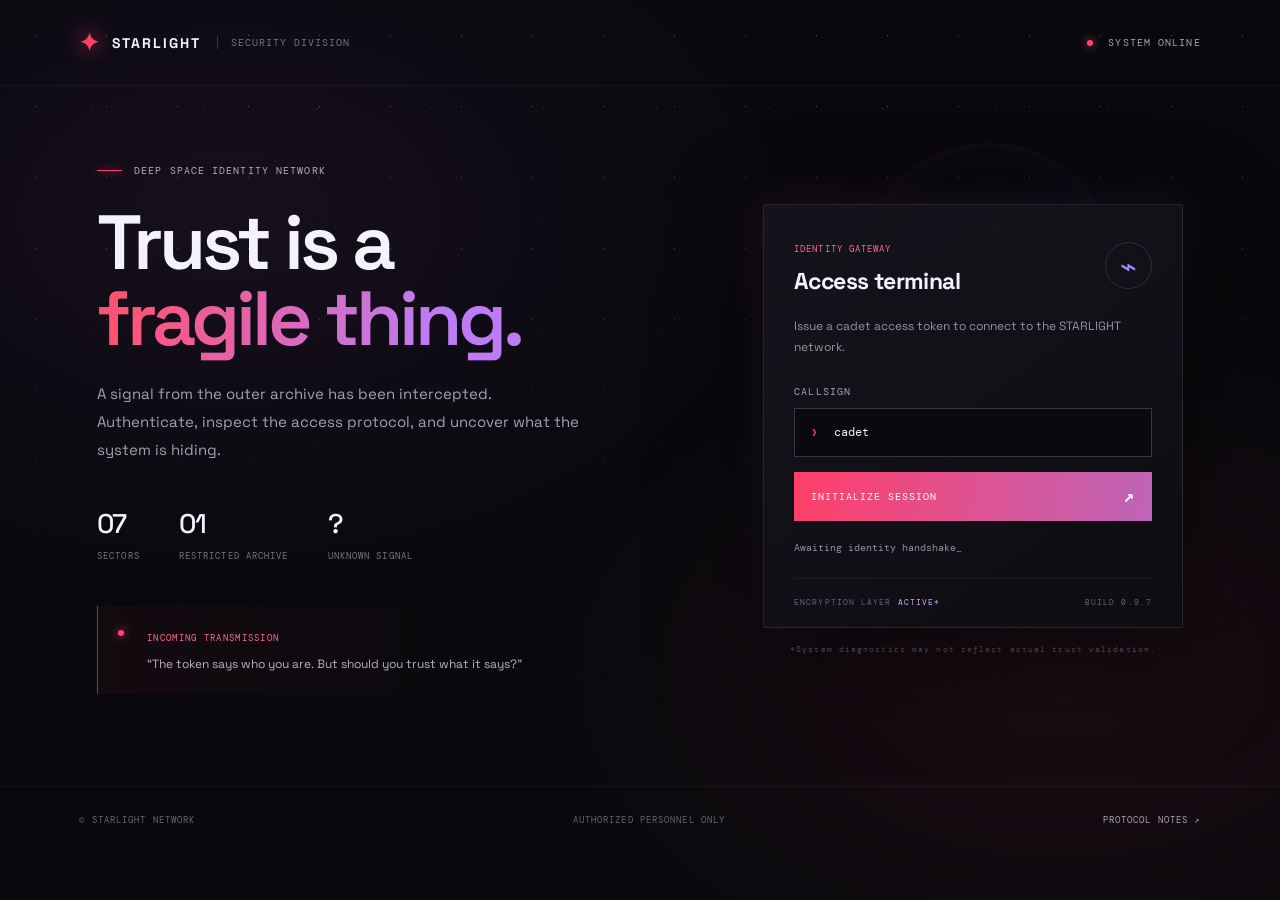
<file: index.html>
<!doctype html>
<html lang="en">
<head>
  <meta charset="utf-8"><meta name="viewport" content="width=device-width, initial-scale=1">
  <meta name="theme-color" content="#09090d"><title>STARLIGHT // Security Division</title>
  <link rel="stylesheet" href="/public/style.css">
</head>
<body>
  <div class="stars"></div><div class="orb orb-one"></div><div class="orb orb-two"></div>
  <nav class="topbar"><a class="brand" href="/"><span class="brand-mark">✦</span> STARLIGHT <span class="brand-sub">SECURITY DIVISION</span></a><span class="status"><i></i> SYSTEM ONLINE</span></nav>
  <main class="layout">
    <section class="hero">
      <div class="eyebrow"><span class="eyebrow-line"></span> DEEP SPACE IDENTITY NETWORK</div>
      <h1>Trust is a<br><span class="gradient">fragile thing.</span></h1>
      <p class="intro">A signal from the outer archive has been intercepted. Authenticate, inspect the access protocol, and uncover what the system is hiding.</p>
      <div class="metrics"><div><b>07</b><span>SECTORS</span></div><div><b>01</b><span>RESTRICTED ARCHIVE</span></div><div><b>?</b><span>UNKNOWN SIGNAL</span></div></div>
      <div class="transmission"><span class="pulse"></span><div><small>INCOMING TRANSMISSION</small><p>“The token says who you are. But should you trust what it says?”</p></div></div>
    </section>
    <section class="panel-wrap">
      <div class="panel-glow"></div><div class="panel">
        <div class="panel-head"><div><span class="tiny-label">IDENTITY GATEWAY</span><h2>Access terminal</h2></div><span class="lock-icon">⌁</span></div>
        <p class="panel-copy">Issue a cadet access token to connect to the STARLIGHT network.</p>
        <form id="login-form">
          <label for="username">CALLSIGN</label><div class="input-shell"><span>›</span><input id="username" name="username" maxlength="40" placeholder="e.g. stardust_07" value="cadet" autocomplete="off" required></div>
          <button type="submit" id="login-btn"><span>INITIALIZE SESSION</span><b>↗</b></button>
        </form>
        <div id="notice" class="notice" role="status">Awaiting identity handshake<span class="blink">_</span></div>
        <div id="session" class="session hidden"><div class="session-top"><span>SESSION ESTABLISHED</span><span class="pill">CADET</span></div><div class="token-label">ACCESS TOKEN</div><textarea id="token" readonly spellcheck="false"></textarea><div class="actions"><button id="copy-btn" class="secondary" type="button">COPY TOKEN</button><button id="profile-btn" class="secondary" type="button">CHECK PROFILE</button></div><div id="profile-result" class="result hidden"></div></div>
        <div class="panel-foot"><span>ENCRYPTION LAYER <b>ACTIVE*</b></span><span>BUILD 0.9.7</span></div>
      </div>
      <div class="footnote">*System diagnostics may not reflect actual trust validation.</div>
    </section>
  </main>
  <footer><span>© STARLIGHT NETWORK</span><span>AUTHORIZED PERSONNEL ONLY</span><a href="/internal-docs">PROTOCOL NOTES ↗</a></footer>
  <script>
    const form = document.querySelector('#login-form');
    const notice = document.querySelector('#notice');
    const session = document.querySelector('#session');
    const tokenBox = document.querySelector('#token');
    const result = document.querySelector('#profile-result');
    let token = '';
    form.addEventListener('submit', async (e) => {
      e.preventDefault();
      const btn = document.querySelector('#login-btn'); btn.disabled = true;
      notice.textContent = 'Establishing secure handshake…';
      try {
        const r = await fetch('/api/login', {method:'POST',headers:{'Content-Type':'application/json'},body:JSON.stringify({username:document.querySelector('#username').value})});
        const data = await r.json(); if (!r.ok) throw new Error(data.error || 'Handshake failed');
        token = data.token; tokenBox.value = token; session.classList.remove('hidden'); result.classList.add('hidden');
        notice.textContent = 'Handshake complete. Inspect the protocol before requesting higher clearance.';
      } catch (err) { notice.textContent = 'Connection error: ' + err.message; }
      finally { btn.disabled = false; }
    });
    document.querySelector('#copy-btn').addEventListener('click', async () => { try { await navigator.clipboard.writeText(token); notice.textContent = 'Token copied to clipboard.'; } catch { tokenBox.select(); document.execCommand('copy'); notice.textContent = 'Token selected for copying.'; } });
    document.querySelector('#profile-btn').addEventListener('click', async () => {
      result.classList.remove('hidden'); result.textContent = 'Querying identity service…';
      try { const r = await fetch('/api/profile',{headers:{Authorization:'Bearer '+token}}); const d = await r.json(); result.textContent = JSON.stringify(d,null,2); }
      catch { result.textContent = 'Identity service unreachable.'; }
    });
  </script>
</body></html>
</file>
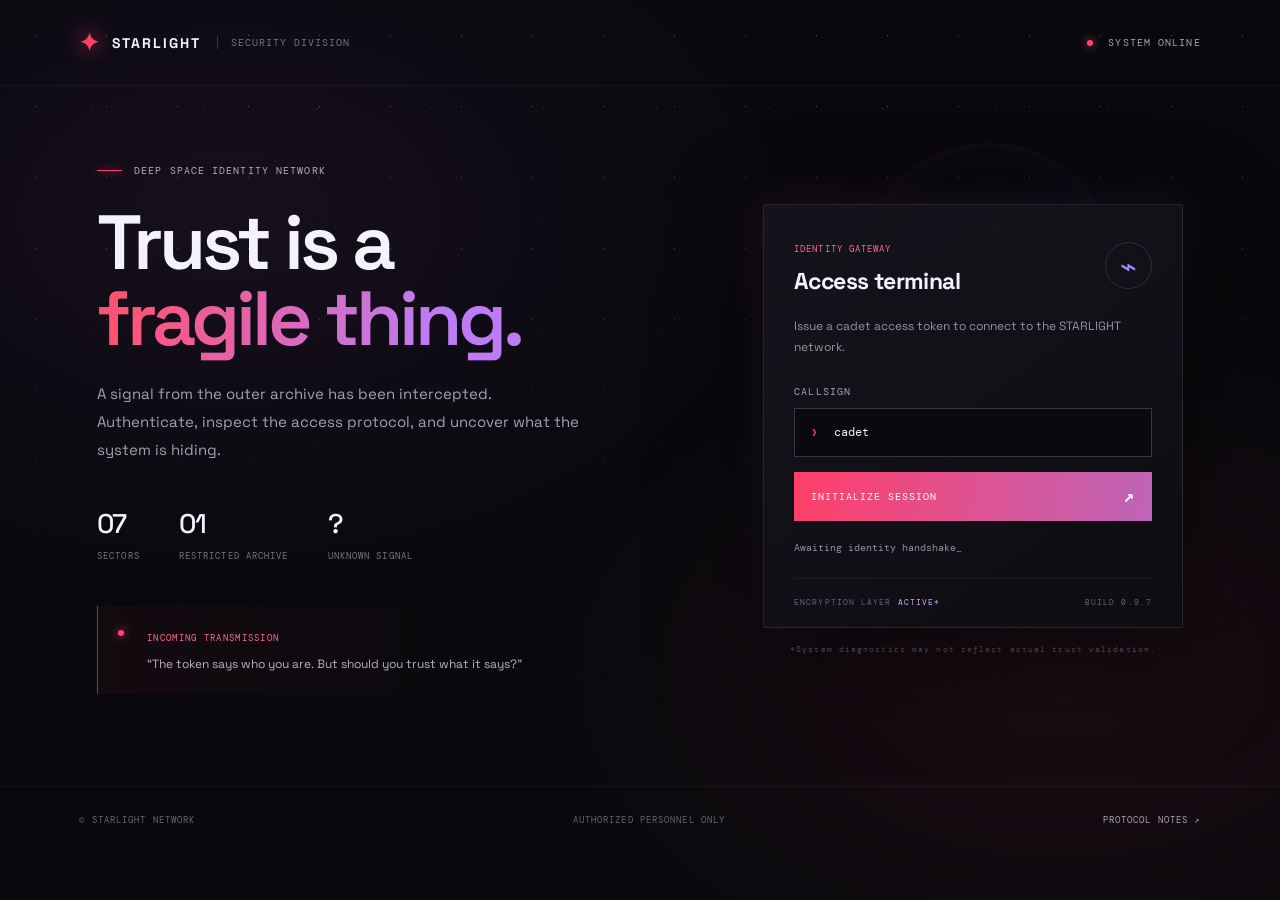
<file: templates/index.html>
<!doctype html>
<html lang="en">
<head>
  <meta charset="utf-8">
  <meta name="viewport" content="width=device-width, initial-scale=1">
  <meta name="theme-color" content="#09090d">
  <title>STARLIGHT // Security Division</title>
 <link rel="stylesheet" href="/style.css">
</head>
<body>
  <div class="stars"></div>
  <div class="orb orb-one"></div>
  <div class="orb orb-two"></div>

  <nav class="topbar">
    <a class="brand" href="/">
      <span class="brand-mark">✦</span> STARLIGHT
      <span class="brand-sub">SECURITY DIVISION</span>
    </a>
    <span class="status"><i></i> SYSTEM ONLINE</span>
  </nav>

  <main class="layout">
    <section class="hero">
      <div class="eyebrow">
        <span class="eyebrow-line"></span>
        DEEP SPACE IDENTITY NETWORK
      </div>

      <h1>Trust is a<br><span class="gradient">fragile thing.</span></h1>

      <p class="intro">
        A signal from the outer archive has been intercepted.
        Authenticate, inspect the access protocol, and uncover
        what the system is hiding.
      </p>

      <div class="metrics">
        <div><b>07</b><span>SECTORS</span></div>
        <div><b>01</b><span>RESTRICTED ARCHIVE</span></div>
        <div><b>?</b><span>UNKNOWN SIGNAL</span></div>
      </div>

      <div class="transmission">
        <span class="pulse"></span>
        <div>
          <small>INCOMING TRANSMISSION</small>
          <p>“The token says who you are. But should you trust what it says?”</p>
        </div>
      </div>
    </section>

    <section class="panel-wrap">
      <div class="panel-glow"></div>

      <div class="panel">
        <div class="panel-head">
          <div>
            <span class="tiny-label">IDENTITY GATEWAY</span>
            <h2>Access terminal</h2>
          </div>
          <span class="lock-icon">⌁</span>
        </div>

        <p class="panel-copy">
          Issue a cadet access token to connect to the STARLIGHT network.
        </p>

        <form id="login-form">
          <label for="username">CALLSIGN</label>
          <div class="input-shell">
            <span>›</span>
            <input id="username" maxlength="40" value="cadet"
                   placeholder="e.g. stardust_07" autocomplete="off" required>
          </div>
          <button type="submit" id="login-btn">
            <span>INITIALIZE SESSION</span><b>↗</b>
          </button>
        </form>

        <div id="notice" class="notice" role="status" aria-live="polite">
          Awaiting identity handshake<span class="blink">_</span>
        </div>

        <div id="session" class="session hidden">
          <div class="session-top">
            <span>SESSION ESTABLISHED</span>
            <span class="pill">CADET</span>
          </div>

          <div class="token-label">ACCESS TOKEN — EDIT TO INVESTIGATE</div>
          <textarea id="token" spellcheck="false"
                    aria-label="Access token"></textarea>

          <div class="actions">
            <button id="copy-btn" class="secondary" type="button">COPY TOKEN</button>
            <button id="profile-btn" class="secondary" type="button">CHECK PROFILE</button>
          </div>

          <div class="actions">
            <button id="archive-btn" class="secondary" type="button">
              ACCESS ARCHIVE
            </button>
          </div>

          <div id="profile-result" class="result hidden" role="status"></div>
        </div>

        <div class="panel-foot">
          <span>ENCRYPTION LAYER <b>ACTIVE*</b></span>
          <span>BUILD 0.9.7</span>
        </div>
      </div>

      <div class="footnote">
        *System diagnostics may not reflect actual trust validation.
      </div>
    </section>
  </main>

  <footer>
    <span>© STARLIGHT NETWORK</span>
    <span>AUTHORIZED PERSONNEL ONLY</span>
    <a href="/internal-docs">PROTOCOL NOTES ↗</a>
  </footer>

  <script>
    const form = document.querySelector("#login-form");
    const notice = document.querySelector("#notice");
    const session = document.querySelector("#session");
    const tokenBox = document.querySelector("#token");
    const result = document.querySelector("#profile-result");
    const loginButton = document.querySelector("#login-btn");

    function showResult(data) {
      result.classList.remove("hidden");
      result.textContent = JSON.stringify(data, null, 2);
    }

    async function apiRequest(url, options = {}) {
      const response = await fetch(url, options);
      const data = await response.json();
      if (!response.ok) {
        throw new Error(data.error || `Request failed (${response.status})`);
      }
      return data;
    }

    form.addEventListener("submit", async (event) => {
      event.preventDefault();
      loginButton.disabled = true;
      notice.textContent = "Establishing identity handshake…";

      try {
        const data = await apiRequest("/api/session", {
          method: "POST",
          headers: { "Content-Type": "application/json" },
          body: JSON.stringify({
            callsign: document.querySelector("#username").value
          })
        });

        tokenBox.value = data.token;
        session.classList.remove("hidden");
        result.classList.add("hidden");
        notice.textContent =
          "Session established. Inspect the token and protocol notes.";
      } catch (error) {
        notice.textContent = "Connection error: " + error.message;
      } finally {
        loginButton.disabled = false;
      }
    });

    document.querySelector("#copy-btn").addEventListener("click", async () => {
      try {
        await navigator.clipboard.writeText(tokenBox.value);
        notice.textContent = "Token copied to clipboard.";
      } catch {
        tokenBox.select();
        notice.textContent = "Token selected. Copy it manually.";
      }
    });

    document.querySelector("#profile-btn").addEventListener("click", async () => {
      try {
        const data = await apiRequest("/api/profile", {
          method: "POST",
          headers: { "Content-Type": "application/json" },
          body: JSON.stringify({ token: tokenBox.value.trim() })
        });
        showResult(data);
      } catch (error) {
        showResult({ error: error.message });
      }
    });

    document.querySelector("#archive-btn").addEventListener("click", async () => {
      try {
        const data = await apiRequest("/api/archive", {
          headers: { "Authorization": "Bearer " + tokenBox.value.trim() }
        });
        showResult(data);
      } catch (error) {
        showResult({ error: error.message });
      }
    });
  </script>
</body>
</html>
</file>
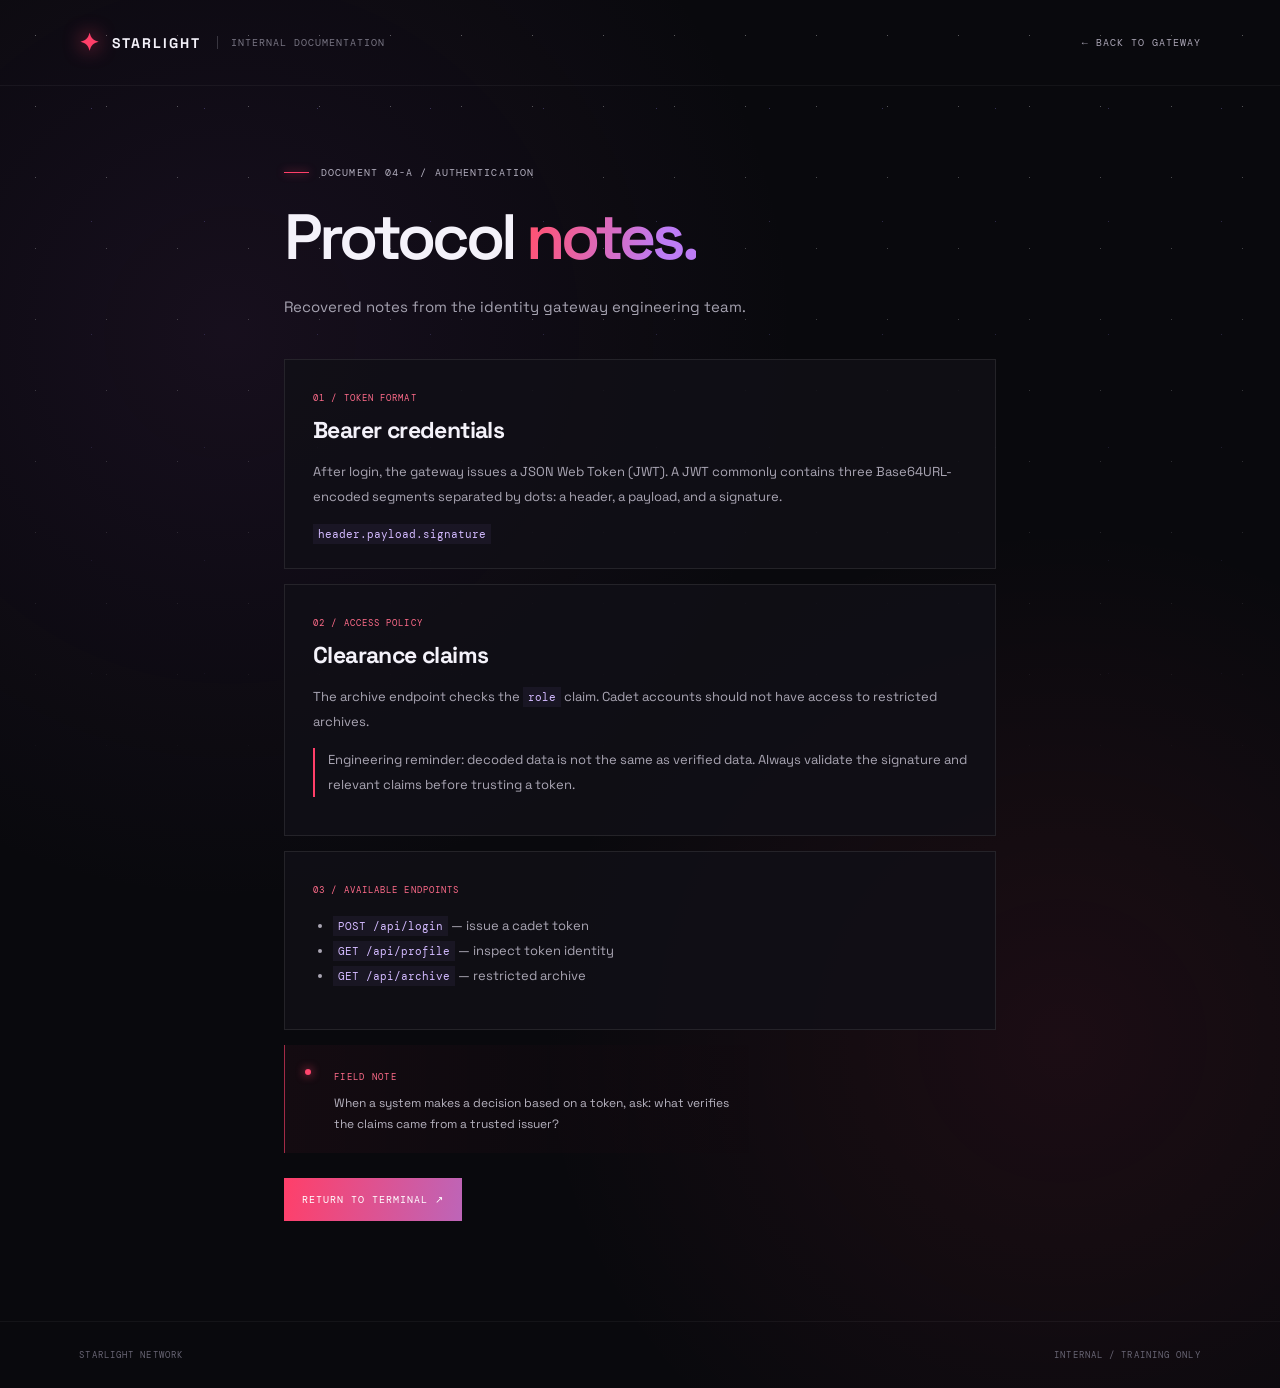
<file: docs.html>
<!doctype html><html lang="en"><head><meta charset="utf-8"><meta name="viewport" content="width=device-width, initial-scale=1"><title>Protocol Notes // STARLIGHT</title><link rel="stylesheet" href="/public/style.css"></head>
<body><div class="stars"></div><nav class="topbar"><a class="brand" href="/"><span class="brand-mark">✦</span> STARLIGHT <span class="brand-sub">INTERNAL DOCUMENTATION</span></a><a class="back" href="/">← BACK TO GATEWAY</a></nav>
<main class="docs"><div class="eyebrow"><span class="eyebrow-line"></span> DOCUMENT 04-A / AUTHENTICATION</div><h1>Protocol <span class="gradient">notes.</span></h1><p class="intro">Recovered notes from the identity gateway engineering team.</p>
<div class="doc-card"><span class="tiny-label">01 / TOKEN FORMAT</span><h2>Bearer credentials</h2><p>After login, the gateway issues a JSON Web Token (JWT). A JWT commonly contains three Base64URL-encoded segments separated by dots: a header, a payload, and a signature.</p><code>header.payload.signature</code></div>
<div class="doc-card"><span class="tiny-label">02 / ACCESS POLICY</span><h2>Clearance claims</h2><p>The archive endpoint checks the <code>role</code> claim. Cadet accounts should not have access to restricted archives.</p><p class="muted">Engineering reminder: decoded data is not the same as verified data. Always validate the signature and relevant claims before trusting a token.</p></div>
<div class="doc-card"><span class="tiny-label">03 / AVAILABLE ENDPOINTS</span><ul><li><code>POST /api/login</code> — issue a cadet token</li><li><code>GET /api/profile</code> — inspect token identity</li><li><code>GET /api/archive</code> — restricted archive</li></ul></div>
<div class="transmission"><span class="pulse"></span><div><small>FIELD NOTE</small><p>When a system makes a decision based on a token, ask: what verifies the claims came from a trusted issuer?</p></div></div><a class="button-link" href="/">RETURN TO TERMINAL ↗</a></main><footer><span>STARLIGHT NETWORK</span><span>INTERNAL / TRAINING ONLY</span></footer></body></html>
</file>
<file: public/style.css>
@import url('https://fonts.googleapis.com/css2?family=DM+Mono:wght@400;500&family=Space+Grotesk:wght@400;500;600;700&display=swap');
:root{--bg:#09090d;--panel:#101016;--line:#292833;--muted:#92909f;--white:#f4f2fa;--red:#ff3f69;--violet:#a78bfa;--mono:'DM Mono',monospace;--sans:'Space Grotesk',sans-serif}*{box-sizing:border-box}html{min-height:100%;background:var(--bg)}body{margin:0;min-height:100vh;background:radial-gradient(ellipse at 18% 24%,rgba(101,48,123,.15),transparent 38%),radial-gradient(ellipse at 83% 75%,rgba(255,63,105,.08),transparent 35%),var(--bg);color:var(--white);font-family:var(--sans);overflow-x:hidden}.stars{position:fixed;inset:0;pointer-events:none;opacity:.35;background-image:radial-gradient(#fff 0.7px,transparent .7px),radial-gradient(#9b8df2 .7px,transparent .7px);background-size:71px 71px,113px 113px;background-position:0 0,35px 52px;mask-image:linear-gradient(to bottom,black,transparent 90%)}.orb{position:fixed;border-radius:50%;filter:blur(1px);pointer-events:none}.orb-one{width:250px;height:250px;top:16%;right:13%;border:1px solid #ff3f6922;box-shadow:inset 0 0 55px #a78bfa08,0 0 90px #ff3f6908}.orb-two{width:7px;height:7px;top:25%;right:22%;background:#ff6383;box-shadow:0 0 20px #ff3f69}.topbar,footer{position:relative;z-index:1;display:flex;align-items:center;justify-content:space-between;padding:27px 6.2%;border-bottom:1px solid #ffffff0c}.brand{display:flex;align-items:center;gap:11px;text-decoration:none;color:var(--white);font-size:14px;font-weight:700;letter-spacing:2px}.brand-mark{color:var(--red);font-size:24px;text-shadow:0 0 20px #ff3f69}.brand-sub{font:10px var(--mono);letter-spacing:1px;color:#777482;border-left:1px solid #393640;padding-left:13px;margin-left:5px}.status,.back,footer,.tiny-label,.eyebrow,.metrics span,.panel-foot,.token-label,.session-top,.footnote{font-family:var(--mono);font-size:10px;letter-spacing:1.1px}.status{color:#a7a3b1}.status i,.pulse{display:inline-block;width:6px;height:6px;background:#ff466e;border-radius:50%;margin-right:8px;box-shadow:0 0 10px #ff466e}.layout{position:relative;z-index:1;max-width:1150px;margin:0 auto;padding:78px 32px 92px;display:grid;grid-template-columns:1fr 420px;gap:95px;align-items:center}.eyebrow{display:flex;align-items:center;gap:12px;color:#b2aebe}.eyebrow-line{display:inline-block;width:25px;height:1px;background:var(--red);box-shadow:0 0 8px #ff3f69}h1{font-size:clamp(52px,6vw,78px);line-height:.99;letter-spacing:-4px;margin:27px 0 24px;font-weight:600}.gradient{background:linear-gradient(105deg,#ff5375 8%,#bd7cf5 78%);color:transparent;background-clip:text;-webkit-background-clip:text}.intro{font-size:15px;line-height:1.85;color:#a5a2b0;max-width:490px}.metrics{display:flex;gap:39px;margin:43px 0 44px}.metrics div{display:flex;flex-direction:column;gap:9px}.metrics b{font-size:27px;font-weight:500;letter-spacing:-1px}.metrics span{font-size:9px;color:#777482}.transmission{display:flex;gap:15px;max-width:485px;padding:19px 20px;background:linear-gradient(90deg,#ff3f690c,transparent);border-left:1px solid #ff3f69a0}.transmission .pulse{margin-top:5px;flex-shrink:0}.transmission small{font:9px var(--mono);letter-spacing:1.3px;color:#ff6c8a}.transmission p{font-size:12px;color:#b7b3c0;line-height:1.7;margin:8px 0 0}.panel-wrap{position:relative}.panel-glow{position:absolute;inset:-1px;background:linear-gradient(140deg,#ff3f6940,#a78bfa30,transparent 65%);filter:blur(20px);opacity:.55}.panel{position:relative;border:1px solid #ffffff18;background:linear-gradient(145deg,#15141cfa,#0d0d12fa);padding:31px 30px 20px;box-shadow:0 30px 100px #0008;border-radius:3px}.panel-head{display:flex;justify-content:space-between;align-items:center}.tiny-label{font-size:9px;color:#ff6c8a}.panel h2,.doc-card h2{font-size:23px;letter-spacing:-.6px;margin:9px 0 0}.lock-icon{font-size:28px;color:#a78bfa;border:1px solid #a78bfa35;border-radius:50%;width:47px;height:47px;display:grid;place-items:center}.panel-copy{color:#9692a1;font-size:12px;line-height:1.8;margin:20px 0 26px}.panel label{display:block;font:10px var(--mono);letter-spacing:1.2px;color:#aaa6b5;margin-bottom:10px}.input-shell{display:flex;align-items:center;gap:12px;border:1px solid #383541;background:#09090e;padding:0 14px;height:49px}.input-shell span{color:var(--red);font:18px var(--mono)}input{width:100%;background:transparent;border:0;outline:0;color:#f4f2fa;font:12px var(--mono)}input::placeholder{color:#565361}button,.button-link{cursor:pointer;font:10px var(--mono);letter-spacing:1px}#login-btn{margin-top:15px;width:100%;height:49px;border:0;background:linear-gradient(100deg,#ff3f69,#bd65b8);color:white;display:flex;align-items:center;justify-content:space-between;padding:0 17px;transition:filter .2s,transform .2s}#login-btn:hover,.button-link:hover{filter:brightness(1.15);transform:translateY(-1px)}#login-btn:disabled{opacity:.6;cursor:wait}#login-btn b{font-size:18px}.notice{font:10px/1.7 var(--mono);color:#9692a1;margin:18px 0 12px;min-height:18px}.blink{animation:blink 1s steps(2,start) infinite;color:var(--red)}@keyframes blink{to{visibility:hidden}}.session{border-top:1px solid #ffffff12;padding-top:16px;margin-top:14px}.hidden{display:none!important}.session-top{display:flex;justify-content:space-between;color:#bdb8c8;font-size:9px}.pill{color:#ff8199;border:1px solid #ff3f6940;padding:4px 7px;font-size:8px}.token-label{font-size:9px;color:#777482;margin:16px 0 8px}textarea{width:100%;height:64px;resize:vertical;background:#08080d;border:1px solid #302d3a;color:#bba8ff;padding:9px;font:9px/1.5 var(--mono);overflow-wrap:anywhere}.actions{display:flex;gap:8px;margin-top:9px}.secondary{background:transparent;border:1px solid #3b3745;color:#c8c3d0;padding:10px 12px;flex:1;font-size:9px}.secondary:hover{border-color:#a78bfa;color:white}.result{white-space:pre-wrap;background:#08080d;border-left:2px solid var(--violet);padding:11px;margin-top:12px;color:#b9b2ca;font:10px/1.7 var(--mono);overflow-wrap:anywhere}.panel-foot{display:flex;justify-content:space-between;border-top:1px solid #ffffff10;padding-top:18px;margin-top:21px;color:#686574;font-size:8px}.panel-foot b{color:#d1a5ff;font-weight:400}.footnote{text-align:center;color:#686574;font-size:8px;margin-top:16px}footer{border-top:1px solid #ffffff0c;border-bottom:0;color:#686574;font-size:9px}footer a,.back{color:#aaa5b5;text-decoration:none}footer a:hover,.back:hover{color:#ff6c8a}.docs{position:relative;z-index:1;max-width:760px;margin:0 auto;padding:80px 24px 100px}.docs h1{font-size:64px}.docs .intro{margin-bottom:38px}.doc-card{border:1px solid #ffffff16;background:#111017d9;padding:25px 28px;margin:15px 0}.doc-card h2{margin-bottom:15px}.doc-card p,.doc-card li{color:#aaa6b4;font-size:13px;line-height:1.9}.doc-card code{font:11px var(--mono);color:#d3baff;background:#a78bfa10;padding:3px 5px;overflow-wrap:anywhere}.doc-card ul{padding-left:20px}.muted{border-left:2px solid var(--red);padding-left:13px}.button-link{display:inline-block;text-decoration:none;color:white;background:linear-gradient(100deg,#ff3f69,#bd65b8);padding:15px 18px;margin-top:25px}.back{font:10px var(--mono);letter-spacing:1px}@media(max-width:850px){.layout{grid-template-columns:1fr;gap:55px;max-width:590px;padding-top:55px}.hero h1{font-size:65px}.panel-wrap{max-width:460px;width:100%;margin:auto}.orb-one{right:-100px;top:30%}}@media(max-width:520px){.topbar{padding:22px 20px}.brand{font-size:12px}.brand-sub{display:none}.status{font-size:8px}.layout{padding:47px 20px 65px}.hero h1{font-size:56px;letter-spacing:-3px}.metrics{gap:22px}.metrics b{font-size:23px}.metrics span{font-size:8px}.panel{padding:25px 20px 18px}footer{padding:22px 20px;gap:13px;flex-wrap:wrap;font-size:8px}.docs{padding-top:50px}.docs h1{font-size:52px}}
</file>
<file: style.css>
@import url('https://fonts.googleapis.com/css2?family=DM+Mono:wght@400;500&family=Space+Grotesk:wght@400;500;600;700&display=swap');
:root{--bg:#09090d;--panel:#101016;--line:#292833;--muted:#92909f;--white:#f4f2fa;--red:#ff3f69;--violet:#a78bfa;--mono:'DM Mono',monospace;--sans:'Space Grotesk',sans-serif}*{box-sizing:border-box}html{min-height:100%;background:var(--bg)}body{margin:0;min-height:100vh;background:radial-gradient(ellipse at 18% 24%,rgba(101,48,123,.15),transparent 38%),radial-gradient(ellipse at 83% 75%,rgba(255,63,105,.08),transparent 35%),var(--bg);color:var(--white);font-family:var(--sans);overflow-x:hidden}.stars{position:fixed;inset:0;pointer-events:none;opacity:.35;background-image:radial-gradient(#fff 0.7px,transparent .7px),radial-gradient(#9b8df2 .7px,transparent .7px);background-size:71px 71px,113px 113px;background-position:0 0,35px 52px;mask-image:linear-gradient(to bottom,black,transparent 90%)}.orb{position:fixed;border-radius:50%;filter:blur(1px);pointer-events:none}.orb-one{width:250px;height:250px;top:16%;right:13%;border:1px solid #ff3f6922;box-shadow:inset 0 0 55px #a78bfa08,0 0 90px #ff3f6908}.orb-two{width:7px;height:7px;top:25%;right:22%;background:#ff6383;box-shadow:0 0 20px #ff3f69}.topbar,footer{position:relative;z-index:1;display:flex;align-items:center;justify-content:space-between;padding:27px 6.2%;border-bottom:1px solid #ffffff0c}.brand{display:flex;align-items:center;gap:11px;text-decoration:none;color:var(--white);font-size:14px;font-weight:700;letter-spacing:2px}.brand-mark{color:var(--red);font-size:24px;text-shadow:0 0 20px #ff3f69}.brand-sub{font:10px var(--mono);letter-spacing:1px;color:#777482;border-left:1px solid #393640;padding-left:13px;margin-left:5px}.status,.back,footer,.tiny-label,.eyebrow,.metrics span,.panel-foot,.token-label,.session-top,.footnote{font-family:var(--mono);font-size:10px;letter-spacing:1.1px}.status{color:#a7a3b1}.status i,.pulse{display:inline-block;width:6px;height:6px;background:#ff466e;border-radius:50%;margin-right:8px;box-shadow:0 0 10px #ff466e}.layout{position:relative;z-index:1;max-width:1150px;margin:0 auto;padding:78px 32px 92px;display:grid;grid-template-columns:1fr 420px;gap:95px;align-items:center}.eyebrow{display:flex;align-items:center;gap:12px;color:#b2aebe}.eyebrow-line{display:inline-block;width:25px;height:1px;background:var(--red);box-shadow:0 0 8px #ff3f69}h1{font-size:clamp(52px,6vw,78px);line-height:.99;letter-spacing:-4px;margin:27px 0 24px;font-weight:600}.gradient{background:linear-gradient(105deg,#ff5375 8%,#bd7cf5 78%);color:transparent;background-clip:text;-webkit-background-clip:text}.intro{font-size:15px;line-height:1.85;color:#a5a2b0;max-width:490px}.metrics{display:flex;gap:39px;margin:43px 0 44px}.metrics div{display:flex;flex-direction:column;gap:9px}.metrics b{font-size:27px;font-weight:500;letter-spacing:-1px}.metrics span{font-size:9px;color:#777482}.transmission{display:flex;gap:15px;max-width:485px;padding:19px 20px;background:linear-gradient(90deg,#ff3f690c,transparent);border-left:1px solid #ff3f69a0}.transmission .pulse{margin-top:5px;flex-shrink:0}.transmission small{font:9px var(--mono);letter-spacing:1.3px;color:#ff6c8a}.transmission p{font-size:12px;color:#b7b3c0;line-height:1.7;margin:8px 0 0}.panel-wrap{position:relative}.panel-glow{position:absolute;inset:-1px;background:linear-gradient(140deg,#ff3f6940,#a78bfa30,transparent 65%);filter:blur(20px);opacity:.55}.panel{position:relative;border:1px solid #ffffff18;background:linear-gradient(145deg,#15141cfa,#0d0d12fa);padding:31px 30px 20px;box-shadow:0 30px 100px #0008;border-radius:3px}.panel-head{display:flex;justify-content:space-between;align-items:center}.tiny-label{font-size:9px;color:#ff6c8a}.panel h2,.doc-card h2{font-size:23px;letter-spacing:-.6px;margin:9px 0 0}.lock-icon{font-size:28px;color:#a78bfa;border:1px solid #a78bfa35;border-radius:50%;width:47px;height:47px;display:grid;place-items:center}.panel-copy{color:#9692a1;font-size:12px;line-height:1.8;margin:20px 0 26px}.panel label{display:block;font:10px var(--mono);letter-spacing:1.2px;color:#aaa6b5;margin-bottom:10px}.input-shell{display:flex;align-items:center;gap:12px;border:1px solid #383541;background:#09090e;padding:0 14px;height:49px}.input-shell span{color:var(--red);font:18px var(--mono)}input{width:100%;background:transparent;border:0;outline:0;color:#f4f2fa;font:12px var(--mono)}input::placeholder{color:#565361}button,.button-link{cursor:pointer;font:10px var(--mono);letter-spacing:1px}#login-btn{margin-top:15px;width:100%;height:49px;border:0;background:linear-gradient(100deg,#ff3f69,#bd65b8);color:white;display:flex;align-items:center;justify-content:space-between;padding:0 17px;transition:filter .2s,transform .2s}#login-btn:hover,.button-link:hover{filter:brightness(1.15);transform:translateY(-1px)}#login-btn:disabled{opacity:.6;cursor:wait}#login-btn b{font-size:18px}.notice{font:10px/1.7 var(--mono);color:#9692a1;margin:18px 0 12px;min-height:18px}.blink{animation:blink 1s steps(2,start) infinite;color:var(--red)}@keyframes blink{to{visibility:hidden}}.session{border-top:1px solid #ffffff12;padding-top:16px;margin-top:14px}.hidden{display:none!important}.session-top{display:flex;justify-content:space-between;color:#bdb8c8;font-size:9px}.pill{color:#ff8199;border:1px solid #ff3f6940;padding:4px 7px;font-size:8px}.token-label{font-size:9px;color:#777482;margin:16px 0 8px}textarea{width:100%;height:64px;resize:vertical;background:#08080d;border:1px solid #302d3a;color:#bba8ff;padding:9px;font:9px/1.5 var(--mono);overflow-wrap:anywhere}.actions{display:flex;gap:8px;margin-top:9px}.secondary{background:transparent;border:1px solid #3b3745;color:#c8c3d0;padding:10px 12px;flex:1;font-size:9px}.secondary:hover{border-color:#a78bfa;color:white}.result{white-space:pre-wrap;background:#08080d;border-left:2px solid var(--violet);padding:11px;margin-top:12px;color:#b9b2ca;font:10px/1.7 var(--mono);overflow-wrap:anywhere}.panel-foot{display:flex;justify-content:space-between;border-top:1px solid #ffffff10;padding-top:18px;margin-top:21px;color:#686574;font-size:8px}.panel-foot b{color:#d1a5ff;font-weight:400}.footnote{text-align:center;color:#686574;font-size:8px;margin-top:16px}footer{border-top:1px solid #ffffff0c;border-bottom:0;color:#686574;font-size:9px}footer a,.back{color:#aaa5b5;text-decoration:none}footer a:hover,.back:hover{color:#ff6c8a}.docs{position:relative;z-index:1;max-width:760px;margin:0 auto;padding:80px 24px 100px}.docs h1{font-size:64px}.docs .intro{margin-bottom:38px}.doc-card{border:1px solid #ffffff16;background:#111017d9;padding:25px 28px;margin:15px 0}.doc-card h2{margin-bottom:15px}.doc-card p,.doc-card li{color:#aaa6b4;font-size:13px;line-height:1.9}.doc-card code{font:11px var(--mono);color:#d3baff;background:#a78bfa10;padding:3px 5px;overflow-wrap:anywhere}.doc-card ul{padding-left:20px}.muted{border-left:2px solid var(--red);padding-left:13px}.button-link{display:inline-block;text-decoration:none;color:white;background:linear-gradient(100deg,#ff3f69,#bd65b8);padding:15px 18px;margin-top:25px}.back{font:10px var(--mono);letter-spacing:1px}@media(max-width:850px){.layout{grid-template-columns:1fr;gap:55px;max-width:590px;padding-top:55px}.hero h1{font-size:65px}.panel-wrap{max-width:460px;width:100%;margin:auto}.orb-one{right:-100px;top:30%}}@media(max-width:520px){.topbar{padding:22px 20px}.brand{font-size:12px}.brand-sub{display:none}.status{font-size:8px}.layout{padding:47px 20px 65px}.hero h1{font-size:56px;letter-spacing:-3px}.metrics{gap:22px}.metrics b{font-size:23px}.metrics span{font-size:8px}.panel{padding:25px 20px 18px}footer{padding:22px 20px;gap:13px;flex-wrap:wrap;font-size:8px}.docs{padding-top:50px}.docs h1{font-size:52px}}
</file>
